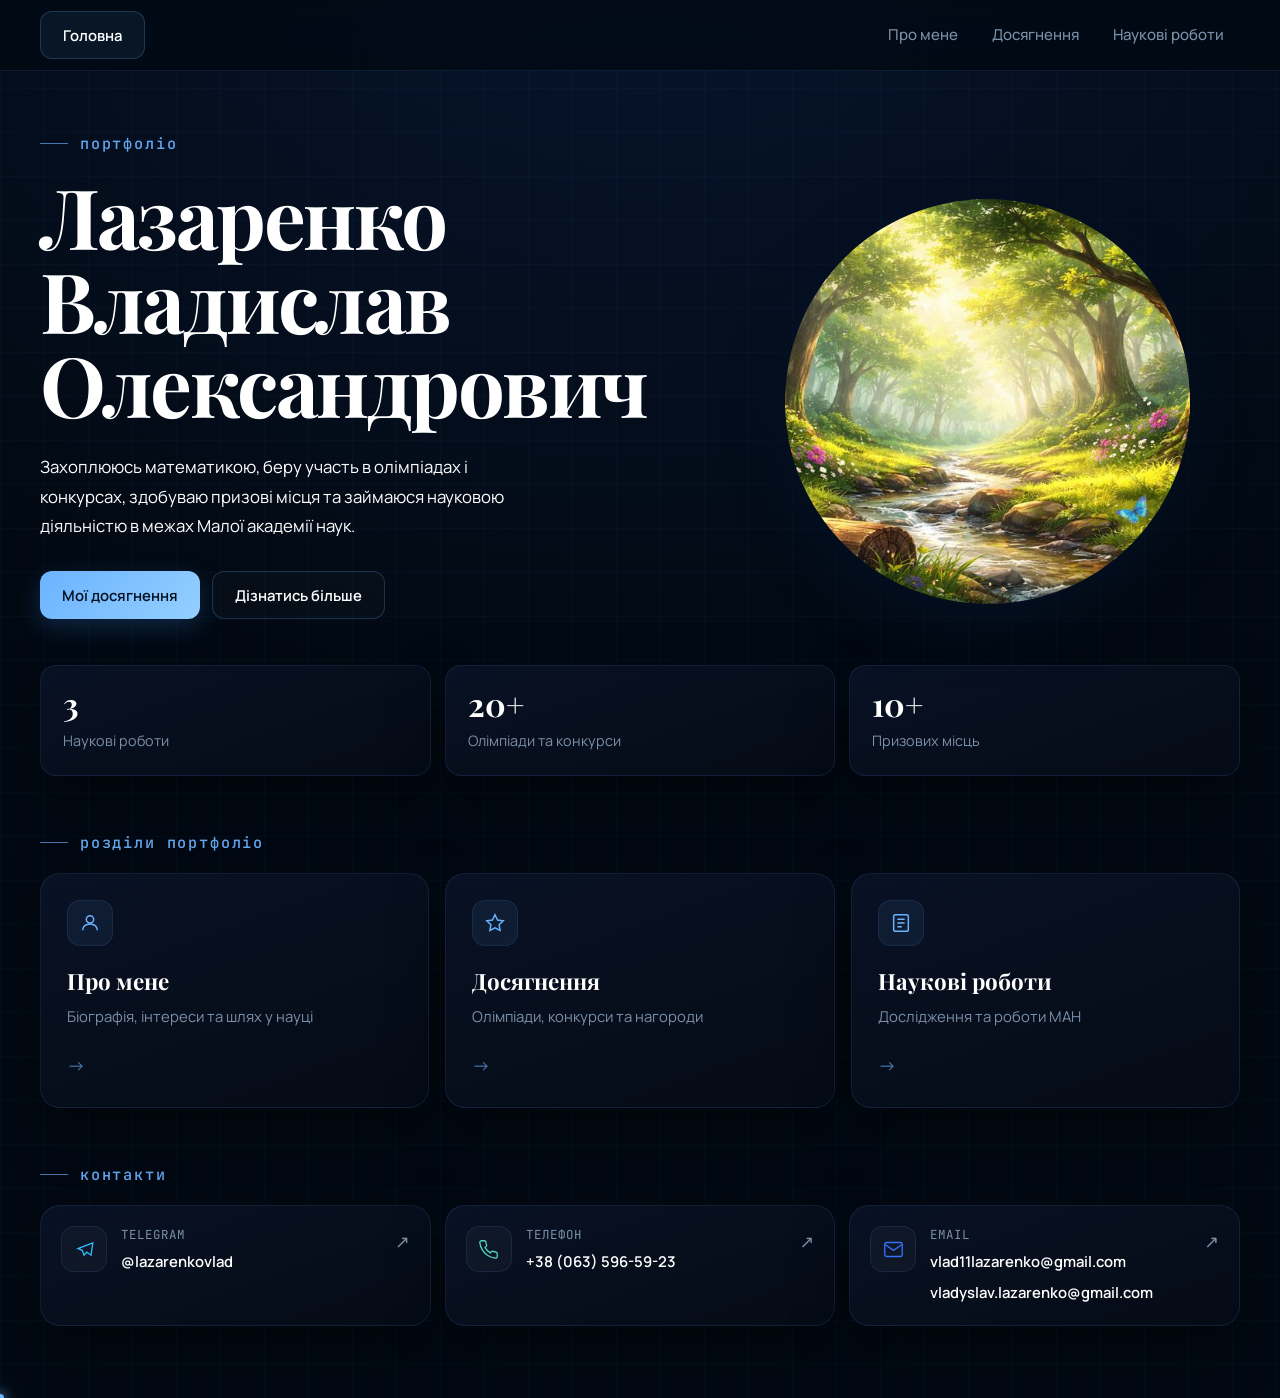
<file: index.html>
<!DOCTYPE html>
<html lang="uk">
<head>
  <meta charset="UTF-8">
  <meta name="viewport" content="width=device-width, initial-scale=1.0">
  <title>Портфоліо | Лазаренко Владислав</title>
  <link rel="stylesheet" href="css/style.css">
</head>
<body>
  <header class="site-header">
    <div class="nav-inner">
      <a href="index.html" class="logo btn btn-ghost active-logo">Головна</a>
      <nav>
        <ul class="menu">
          <li><a href="about.html">Про мене</a></li>
          <li><a href="achievements.html">Досягнення</a></li>
          <li><a href="research.html">Наукові роботи</a></li>
        </ul>
      </nav>
    </div>
  </header>

  <main class="site-wrap">
    <section class="section-hero">
      <div class="hero">
        <div class="hero-text fade">
          <p class="eyebrow">портфоліо</p>
          <h1 class="hero-name">Лазаренко<br>Владислав Олександрович</h1>
          <p class="hero-desc">
            Захоплююсь математикою, беру участь в олімпіадах і конкурсах, здобуваю призові місця
            та займаюся науковою діяльністю в межах Малої академії наук.
          </p>
          <div class="hero-btns">
            <a href="achievements.html" class="btn btn-primary">Мої досягнення</a>
            <a href="about.html" class="btn btn-ghost">Дізнатись більше</a>
          </div>
        </div>

        <div class="hero-visual fade">
          <div class="avatar-wrap" id="avatarWrap">
            <div class="avatar-glow"></div>
            <div class="avatar-main">
              <img src="files/Фото.jpeg" alt="Фото">
            </div>
          </div>
        </div>
      </div>
    </section>

    <section class="section-stats">
      <div class="stats-grid">
        <div class="stat fade"><span class="stat-n">3</span><span class="stat-l">Наукові роботи</span></div>
        <div class="stat fade"><span class="stat-n">20+</span><span class="stat-l">Олімпіади та конкурси</span></div>
        <div class="stat fade"><span class="stat-n">10+</span><span class="stat-l">Призових місць</span></div>
      </div>
    </section>

    <section class="section-nav">
      <p class="eyebrow">розділи портфоліо</p>
      <div class="nav-cards">
        <a class="nav-card fade" href="about.html">
          <div class="card-ico">
            <svg viewBox="0 0 24 24" fill="none" stroke="currentColor" stroke-width="1.6">
              <circle cx="12" cy="8" r="4"></circle>
              <path d="M4 20c0-4.2 3.6-7 8-7s8 2.8 8 7"></path>
            </svg>
          </div>
          <h3>Про мене</h3>
          <p>Біографія, інтереси та шлях у науці</p>
          <span class="arr">→</span>
        </a>

        <a class="nav-card fade" href="achievements.html">
          <div class="card-ico">
            <svg viewBox="0 0 24 24" fill="none" stroke="currentColor" stroke-width="1.6">
              <path d="M12 3l2.8 5.68L21 9.6l-4.5 4.38 1.06 6.2L12 17.2l-5.56 2.98 1.06-6.2L3 9.6l6.2-.92L12 3z"></path>
            </svg>
          </div>
          <h3>Досягнення</h3>
          <p>Олімпіади, конкурси та нагороди</p>
          <span class="arr">→</span>
        </a>

        <a class="nav-card fade" href="research.html">
          <div class="card-ico">
            <svg viewBox="0 0 24 24" fill="none" stroke="currentColor" stroke-width="1.6">
              <rect x="4" y="3" width="16" height="18" rx="2"></rect>
              <path d="M8 8h8M8 12h8M8 16h5"></path>
            </svg>
          </div>
          <h3>Наукові роботи</h3>
          <p>Дослідження та роботи МАН</p>
          <span class="arr">→</span>
        </a>
      </div>
    </section>

    <section class="section-contacts">
      <p class="eyebrow">контакти</p>
      <div class="contacts">
        <a class="contact-card fade" href="https://t.me/lazarenkovlad" target="_blank" rel="noopener">
          <div class="cico tg">
            <svg viewBox="0 0 24 24" fill="none" stroke="currentColor" stroke-width="1.5">
              <path d="M21.5 4.5l-17 6.5 5 2 2 5.5 3-3.5 5 3.5 2-14z"></path>
            </svg>
          </div>
          <div class="cbody">
            <span class="clabel">Telegram</span>
            <span class="cval">@lazarenkovlad</span>
          </div>
          <span class="carr">↗</span>
        </a>

        <a class="contact-card fade" href="tel:+380635965923">
          <div class="cico ph">
            <svg viewBox="0 0 24 24" fill="none" stroke="currentColor" stroke-width="1.5">
              <path d="M22 16.92v3a2 2 0 01-2.18 2A19.8 19.8 0 0111.2 18.9a19.5 19.5 0 01-6.1-6.1A19.8 19.8 0 012.08 4.18 2 2 0 014.06 2h3a2 2 0 012 1.72c.12.95.35 1.88.68 2.77a2 2 0 01-.45 2.11l-1.2 1.2a16 16 0 006 6l1.2-1.2a2 2 0 012.11-.45c.89.33 1.82.56 2.77.68A2 2 0 0122 16.92z"></path>
            </svg>
          </div>
          <div class="cbody">
            <span class="clabel">Телефон</span>
            <span class="cval">+38 (063) 596-59-23</span>
          </div>
          <span class="carr">↗</span>
        </a>

        <div class="contact-card fade">
          <div class="cico ml">
            <svg viewBox="0 0 24 24" fill="none" stroke="currentColor" stroke-width="1.5">
              <rect x="2" y="4" width="20" height="16" rx="2"></rect>
              <path d="M22 6l-10 7L2 6"></path>
            </svg>
          </div>
          <div class="cbody">
            <span class="clabel">Email</span>
            <a class="cval cmail" href="https://mail.google.com/mail/?view=cm&fs=1&to=vlad11lazarenko@gmail.com" target="_blank" rel="noopener">vlad11lazarenko@gmail.com</a>
            <a class="cval cmail" href="https://mail.google.com/mail/?view=cm&fs=1&to=vladyslav.lazarenko@gmail.com" target="_blank" rel="noopener">vladyslav.lazarenko@gmail.com</a>
          </div>
          <span class="carr">↗</span>
        </div>
      </div>
    </section>
  </main>

  <script src="css/js/script.js"></script>
</body>
</html>
</file>
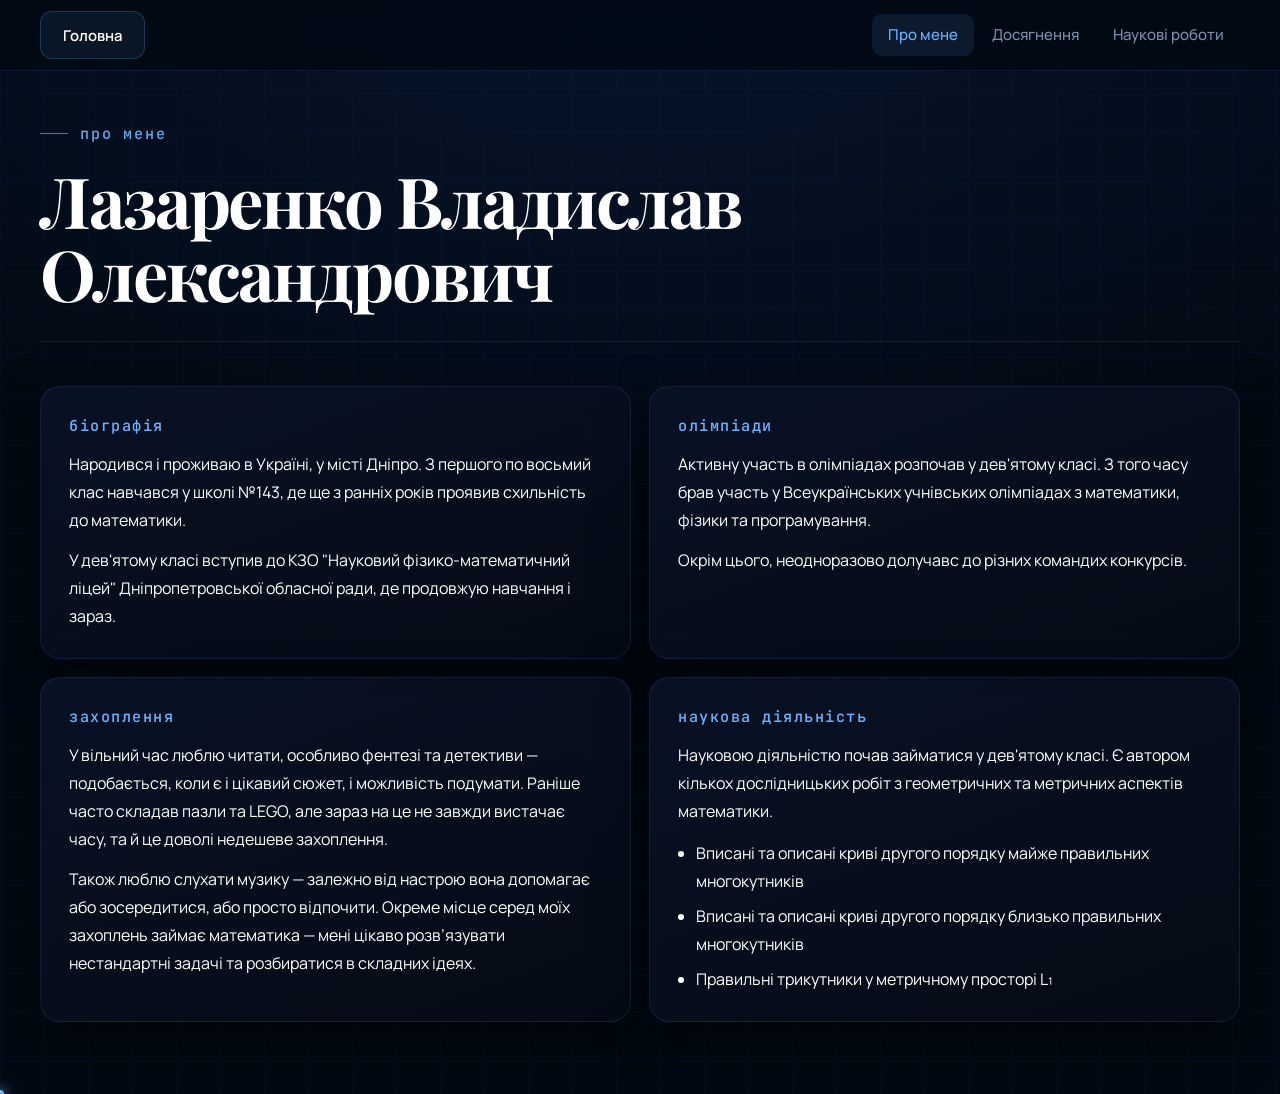
<file: about.html>
<!DOCTYPE html>
<html lang="uk">
<head>
  <meta charset="UTF-8">
  <meta name="viewport" content="width=device-width, initial-scale=1.0">
  <title>Про мене — Лазаренко Владислав</title>
  <link rel="stylesheet" href="css/style.css">
</head>
<body>
  <header class="site-header">
    <div class="nav-inner">
      <a href="index.html" class="logo btn btn-ghost active-logo">Головна</a>
      <nav>
        <ul class="menu">
          <li><a href="about.html" class="active">Про мене</a></li>
          <li><a href="achievements.html">Досягнення</a></li>
          <li><a href="research.html">Наукові роботи</a></li>
        </ul>
      </nav>
    </div>
  </header>

  <main class="site-wrap">
    <div class="page-hero fade">
      <p class="eyebrow">про мене</p>
      <h1 class="page-title">Лазаренко Владислав<br>Олександрович</h1>
    </div>

    <div class="info-grid">
      <section class="info-block fade">
        <h3>біографія</h3>
        <p>Народився і проживаю в Україні, у місті Дніпро. З першого по восьмий клас навчався у школі №143, де ще з ранніх років проявив схильність до математики.</p>
        <p>У дев'ятому класі вступив до КЗО "Науковий фізико-математичний ліцей" Дніпропетровської обласної ради, де продовжую навчання і зараз.</p>
      </section>

      <section class="info-block fade">
        <h3>олімпіади</h3>
        <p>Активну участь в олімпіадах розпочав у дев'ятому класі. З того часу брав участь у Всеукраїнських учнівських олімпіадах з математики, фізики та програмування.</p>
        <p>Окрім цього, неодноразово долучавс до різних командих конкурсів.</p>
      </section>

      <section class="info-block fade">
        <h3>захоплення</h3>
        <p>У вільний час люблю читати, особливо фентезі та детективи — подобається, коли є і цікавий сюжет, і можливість подумати. Раніше часто складав пазли та LEGO, але зараз на це не завжди вистачає часу, та й це доволі недешеве захоплення.</p>
        <p>Також люблю слухати музику — залежно від настрою вона допомагає або зосередитися, або просто відпочити. Окреме місце серед моїх захоплень займає математика — мені цікаво розв’язувати нестандартні задачі та розбиратися в складних ідеях.</p>
      </section>

      <section class="info-block fade">
        <h3>наукова діяльність</h3>
        <p>Науковою діяльністю почав займатися у дев'ятому класі. Є автором кількох дослідницьких робіт з геометричних та метричних аспектів математики.</p>
        <ul class="ilist">
          <li>Вписані та описані криві другого порядку майже правильних многокутників</li>
          <li>Вписані та описані криві другого порядку близько правильних многокутників</li>
          <li>Правильні трикутники у метричному просторі L₁</li>
        </ul>
      </section>
    </div>
  </main>

  <script src="css/js/script.js"></script>
</body>
</html>
</file>
<file: css/style.css>
@import url('https://fonts.googleapis.com/css2?family=Playfair+Display:wght@700&family=Manrope:wght@400;500;600&family=JetBrains+Mono:wght@400;500&display=swap');

:root{
  --bg:#020912;--panel:linear-gradient(160deg,rgba(9,19,38,.92),rgba(5,11,22,.98));
  --line:rgba(90,135,215,.14);--line2:rgba(107,179,255,.28);--hi:rgba(90,155,255,.28);
  --text:#fff;--muted:#7a8fa8;--blue:#6bb3ff;--gold:#ffc95a;--teal:#4fd6b8;
  --shadow:0 20px 56px rgba(0,0,0,.38);--r:20px;
  --font:'Manrope',system-ui,sans-serif;--serif:'Playfair Display',Georgia,serif;--mono:'JetBrains Mono',Consolas,monospace;
  --w:1200px;--gap:48px
}

*,
*::before,
*::after{box-sizing:border-box}

html{scroll-behavior:smooth}

body{
  margin:0;font:1rem/1.75 var(--font);color:var(--text);overflow-x:hidden;cursor:none;
  background:
    linear-gradient(rgba(38,78,155,.07) 1px,transparent 1px),
    linear-gradient(90deg,rgba(38,78,155,.07) 1px,transparent 1px),
    radial-gradient(ellipse 80% 55% at 50% -5%,rgba(28,68,155,.2),transparent),
    var(--bg);
  background-size:44px 44px,44px 44px,auto,auto
}

a{color:inherit;text-decoration:none}
img{display:block;max-width:100%}
.nav-inner,.site-wrap{width:min(var(--w),calc(100% - var(--gap)));margin:0 auto}
.site-wrap{padding-bottom:72px}

/* cursor */
.cursor-dot,.cursor-ring{
  position:fixed;border-radius:50%;pointer-events:none;z-index:9999;transform:translate(-50%,-50%);
  transition:opacity .25s ease;mix-blend-mode:screen
}
.cursor-dot{width:8px;height:8px;background:var(--blue);box-shadow:0 0 12px var(--blue),0 0 24px rgba(107,179,255,.45)}
.cursor-ring{width:36px;height:36px;border:1.5px solid rgba(107,179,255,.5);transition:width .18s ease,height .18s ease,border-color .18s ease,opacity .25s ease}
body:has(a:hover) .cursor-ring,body:has(button:hover) .cursor-ring{width:54px;height:54px;border-color:var(--gold)}
@media (pointer:coarse){body{cursor:auto}.cursor-dot,.cursor-ring{display:none}}

/* scroll */
::-webkit-scrollbar{width:6px}
::-webkit-scrollbar-track{background:var(--bg)}
::-webkit-scrollbar-thumb{background:rgba(107,179,255,.25);border-radius:3px}
::-webkit-scrollbar-thumb:hover{background:rgba(107,179,255,.45)}

/* shared */
.cardish{border:1px solid var(--line);background:var(--panel);box-shadow:var(--shadow);transition:.24s ease}
.eyebrow{
  margin:0 0 20px;display:flex;align-items:center;gap:12px;font:500 .95rem var(--mono);
  letter-spacing:.12em;text-transform:lowercase;color:var(--blue);opacity:.92
}
.eyebrow::before{content:"";width:28px;height:1px;background:currentColor;opacity:.7;flex-shrink:0}
.page-hero{padding:52px 0 32px;margin-bottom:44px;border-bottom:1px solid var(--line)}
.page-title{margin:0;font:700 clamp(2.8rem,5.5vw,5rem)/1.03 var(--serif);letter-spacing:-.03em}
.page-sub{margin:20px 0 0;max-width:620px}
.fade{opacity:0;transform:translateY(20px);transition:opacity .65s ease,transform .65s ease}
.fade.on{opacity:1;transform:none}

/* header */
.site-header{
  position:sticky;top:0;z-index:100;backdrop-filter:blur(18px) saturate(140%);
  background:rgba(2,9,18,.82);border-bottom:1px solid var(--line)
}
.nav-inner{display:flex;align-items:center;justify-content:space-between;gap:24px;min-height:70px}
.logo{
  min-height:36px;
  padding:6px 16px;
  font-size:.85rem;
}
.logo:hover,.logo.active-logo{background:rgba(107,179,255,.08)}
.menu{margin:0;padding:0;list-style:none;display:flex;gap:2px}
.menu a{
  display:block;padding:8px 16px;border-radius:10px;color:var(--muted);font-size:.94rem;font-weight:500;transition:.2s ease
}
.menu a:hover,.menu a.active{color:var(--blue);background:rgba(107,179,255,.1)}

/* buttons */
.btn{
  display:inline-flex;align-items:center;justify-content:center;min-height:44px;padding:10px 22px;border-radius:12px;
  font-size:.93rem;font-weight:600;transition:transform .22s ease,box-shadow .22s ease,border-color .22s ease,background .22s ease,color .22s ease;
  position:relative;overflow:hidden
}
.btn::before{
  content:"";position:absolute;top:0;left:-100%;width:60%;height:100%;
  background:linear-gradient(120deg,transparent 0%,rgba(255,255,255,.18) 50%,transparent 100%);
  transition:left .4s ease;pointer-events:none
}
.btn:hover::before{left:160%}
.btn:hover{transform:translateY(-2px)}
.btn:active{transform:scale(.96)}
.btn-primary{color:#031020;background:linear-gradient(135deg,#6bb3ff,#94cfff);box-shadow:0 8px 26px rgba(58,138,240,.24)}
.btn-primary:hover{box-shadow:0 14px 34px rgba(58,138,240,.36)}
.btn-ghost{color:var(--text);border:1px solid rgba(107,179,255,.22);background:rgba(255,255,255,.02)}
.btn-ghost:hover{color:var(--blue);border-color:rgba(107,179,255,.44);background:rgba(107,179,255,.06)}

/* hero */
.section-hero{padding:52px 0 28px}
.hero{display:grid;grid-template-columns:minmax(0,1.15fr) minmax(260px,.9fr);gap:48px;align-items:center}
.hero-name{margin:0;font:700 clamp(3rem,6.5vw,5.6rem)/1.01 var(--serif);letter-spacing:-.03em}
.hero-desc{margin:26px 0 0;max-width:500px;font-size:1.05rem}
.hero-btns{display:flex;flex-wrap:wrap;gap:12px;margin-top:30px}
.hero-visual{display:flex;justify-content:center}
.avatar-wrap{position:relative;width:min(100%,560px);aspect-ratio:1;display:grid;place-items:center;perspective:1000px}
.avatar-main{
  position:relative;width:80%;aspect-ratio:1;border-radius:50%;overflow:hidden;
  box-shadow:0 22px 54px rgba(5,18,38,.62);transition:transform .22s ease,box-shadow .22s ease;will-change:transform
}
.avatar-main::after{
  content:"";position:absolute;inset:0;border-radius:50%;
  background:radial-gradient(circle at 30% 25%,rgba(255,255,255,.14),transparent 36%);pointer-events:none
}
.avatar-main img{width:100%;height:100%;object-fit:cover;border-radius:50%;transform:scale(1.02)}
.avatar-wrap:hover .avatar-main{box-shadow:0 28px 68px rgba(5,18,38,.74),0 0 24px rgba(107,179,255,.12)}

/* common section cards */
.stat,.nav-card,.contact-card,.info-block,.ach-card,.res-card{border:1px solid var(--line);background:var(--panel);box-shadow:var(--shadow);transition:.24s ease}
.stat:hover,.nav-card:hover,.contact-card:hover,.info-block:hover,.ach-card:hover,.res-card:hover{transform:translateY(-4px);border-color:var(--hi)}

/* stats */
.section-stats{padding:8px 0 20px}
.stats-grid{display:grid;grid-template-columns:repeat(3,minmax(0,1fr));gap:14px}
.stat{padding:22px;border-radius:16px}
.stat-n{display:block;font:700 2rem/1 var(--serif)}
.stat-l{display:block;margin-top:8px;color:var(--muted);font-size:.9rem}

/* nav cards */
.section-nav{padding:36px 0 20px}
.nav-cards{display:grid;grid-template-columns:repeat(3,minmax(0,1fr));gap:16px;margin-top:8px}
.nav-card{padding:26px;min-height:200px;display:flex;flex-direction:column;border-radius:var(--r)}
.card-ico{
  width:46px;height:46px;border-radius:13px;display:grid;place-items:center;
  color:var(--blue);background:rgba(107,179,255,.08);border:1px solid var(--line)
}
.card-ico svg{width:22px;height:22px}
.nav-card h3{margin:20px 0 7px;font:700 1.4rem var(--serif)}
.nav-card p{margin:0;color:var(--muted);font-size:.93rem}
.arr{margin-top:auto;padding-top:20px;color:var(--blue);font-size:1.15rem;opacity:.65;transition:.2s ease}
.nav-card:hover .arr{opacity:1;transform:translateX(4px)}

/* contacts */
.section-contacts{padding:36px 0 0}
.contacts{display:grid;grid-template-columns:repeat(3,minmax(0,1fr));gap:14px;margin-top:8px}
.contact-card{padding:20px;display:flex;align-items:flex-start;gap:14px;border-radius:var(--r)}
.cico{
  flex:0 0 46px;width:46px;height:46px;border-radius:13px;display:grid;place-items:center;
  background:rgba(255,255,255,.03);border:1px solid var(--line)
}
.cico svg{width:21px;height:21px}
.tg{color:#33b9ff}.ph{color:var(--teal)}.ml{color:#3670f9}
.cbody{min-width:0;display:flex;flex-direction:column;gap:5px}
.clabel{color:var(--muted);font:400 .78rem var(--mono);letter-spacing:.08em;text-transform:uppercase}
.cval{color:#fff;font-weight:600;font-size:.93rem;word-break:break-word;transition:color .2s ease}
.cmail{display:block}
.contact-card:hover .tg + .cbody .cval{color:#33b9ff;}
.contact-card:hover .ph + .cbody .cval{color:var(--teal);}
.contact-card:hover .ml + .cbody .cval{color:#3670f9;}
.carr{margin-left:auto;color:var(--muted);font-size:1.1rem;flex-shrink:0}

/* about */
.info-grid{display:grid;grid-template-columns:repeat(2,minmax(0,1fr));gap:18px}
.info-block{padding:28px;border-radius:var(--r)}
.info-block h3{
  margin:0 0 14px;color:var(--blue);font:500 .95rem var(--mono);
  letter-spacing:.1em;text-transform:lowercase
}
.info-block p{margin:0 0 12px}
.info-block p:last-child{margin-bottom:0}
.ilist{margin:14px 0 0;padding-left:18px}
.ilist li+li{margin-top:7px}

/* achievements */
.timeline{padding-bottom:16px}
.yr{
  margin:32px 0 12px;display:flex;align-items:center;gap:14px;color:var(--blue);
  font:500 .95rem var(--mono);letter-spacing:.06em;opacity:.8
}
.yr::after{content:"";height:1px;flex:1;background:var(--line)}

.ach-card{
  display:grid;grid-template-columns:minmax(0,1fr) auto 96px;gap:16px;align-items:center;
  padding:16px 18px;margin-bottom:10px;border-radius:18px
}
.ach-main,.ach-info{min-width:0}
.ach-info h3{margin:0;font-size:.98rem;font-weight:500;line-height:1.45}
.ach-info p{margin:5px 0 0;color:var(--muted);font-size:.84rem;line-height:1.35}
.ach-place{display:flex;align-items:center;justify-content:center}
.badge{
  padding:6px 12px;border-radius:999px;color:var(--gold);
  font:600 .76rem var(--mono);letter-spacing:.05em;white-space:nowrap;
  background:rgba(255,201,90,.12);border:1px solid rgba(255,201,90,.24)
}
.ach-cert{width:96px}
.cert-thumb{
  display:block;width:96px;aspect-ratio:1 / 1.28;border-radius:12px;overflow:hidden;
  border:1px solid var(--line);background:rgba(255,255,255,.02);transition:transform .24s ease,border-color .24s ease,box-shadow .24s ease
}
.cert-thumb img{width:100%;height:100%;object-fit:cover}
.cert-thumb:hover{transform:scale(1.04);border-color:var(--hi);box-shadow:0 12px 28px rgba(0,0,0,.3)}

.ach-card--junior{display:grid!important;grid-template-columns:minmax(0,1fr) auto 204px!important;grid-template-rows:auto 1fr!important;column-gap:20px!important;row-gap:12px!important;align-items:start!important;}
.ach-info--junior{grid-column:1 / 3!important;grid-row:1!important;margin-bottom:0!important;}
.junior-noms{grid-column:1!important;grid-row:2!important;display:grid!important;grid-template-rows:repeat(4,1fr)!important;row-gap:0!important;align-self:stretch!important;}
.junior-name{display:flex!important;align-items:center!important;min-height:0!important;margin:0!important;font-size:.98rem!important;line-height:1.45!important;}
.junior-places{grid-column:2!important;grid-row:2!important;display:grid!important;grid-template-rows:repeat(4,1fr)!important;row-gap:0!important;align-self:stretch!important;justify-items:end!important;}
.junior-places .badge{display:flex!important;align-items:center!important;justify-content:center!important;text-align:center!important;align-self:center!important;min-width:100px!important;padding:6px 12px!important;}
.junior-certs{grid-column:3!important;grid-row:1 / span 2!important;display:grid!important;grid-template-columns:repeat(2,96px)!important;gap:12px!important;justify-content:end!important;align-content:start!important;}

@media (max-width:700px){
  .ach-card--junior{grid-template-columns:1fr;gap:14px}
  .junior-noms{gap:10px}
  .junior-name{min-height:auto}
  .junior-places{grid-template-columns:repeat(2,minmax(92px,auto));grid-template-rows:auto auto;gap:10px;justify-content:start}
  .junior-places .badge{min-width:92px;justify-self:start}
  .junior-certs{grid-template-columns:repeat(2,82px);gap:10px;justify-content:start}
  .junior-certs .cert-thumb{width:82px}
}
/* research */
.res-list{padding-bottom:4px}
.res-card{padding:28px 26px;border-radius:var(--r)}
.res-title{margin:0;font:700 1.4rem/1.35 var(--serif);letter-spacing:-.01em}
.res-desc{margin:20px 0 0;font-size:.97rem;line-height:1.85;text-align:justify;text-justify:inter-word}
.res-btns{display:flex;flex-wrap:wrap;gap:12px;margin-top:24px}
.poster-wrap{margin-top:28px}
.poster-link{display:block;text-align:center}
.poster-img{
  width:100%;max-width:1050px;margin:0 auto;border:1px solid var(--line);border-radius:var(--r);
  box-shadow:0 20px 56px rgba(0,0,0,.34);transition:transform .28s ease,border-color .28s ease,box-shadow .28s ease
}
.poster-link:hover .poster-img{transform:translateY(-3px);border-color:var(--hi);box-shadow:0 28px 68px rgba(0,0,0,.42)}

/* responsive */
@media (max-width:1100px){
  .hero{grid-template-columns:1fr}
  .hero-visual{order:-1}
  .stats-grid,.nav-cards,.contacts{grid-template-columns:repeat(2,minmax(0,1fr))}
  .info-grid{grid-template-columns:1fr}
}

@media (max-width:700px){
  :root{--gap:28px}
  body{background-size:30px 30px,30px 30px,auto,auto}
  .nav-inner{flex-direction:column;align-items:flex-start;padding:12px 0;min-height:auto}
  .menu{flex-wrap:wrap;gap:4px}
  .stats-grid,.nav-cards,.contacts{grid-template-columns:1fr}
  .ach-card{grid-template-columns:1fr auto 82px;gap:12px;padding:14px}
  .ach-info h3{font-size:.92rem;line-height:1.4}
  .ach-cert{width:82px;justify-self:end}
  .cert-thumb{width:82px}
  .btn{width:100%}
  .avatar-wrap{width:min(100%,430px)}
}
</file>
